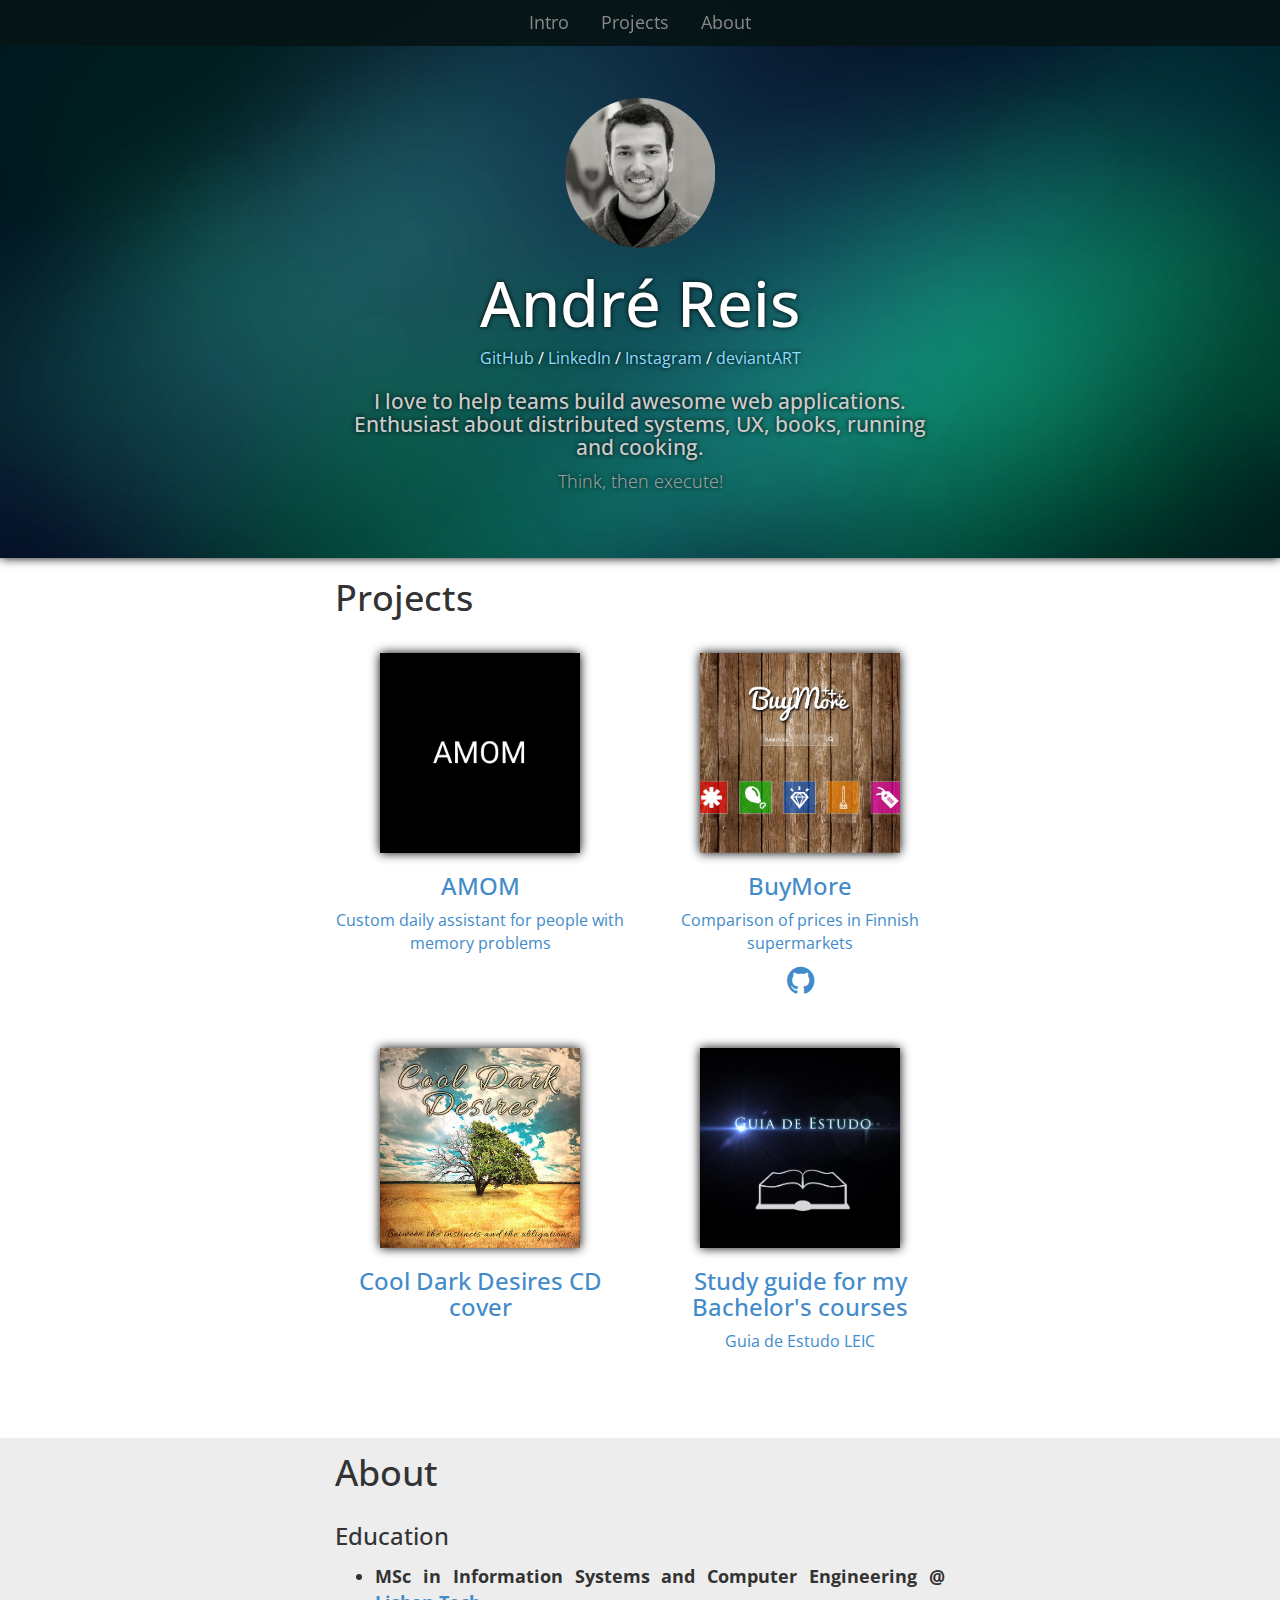
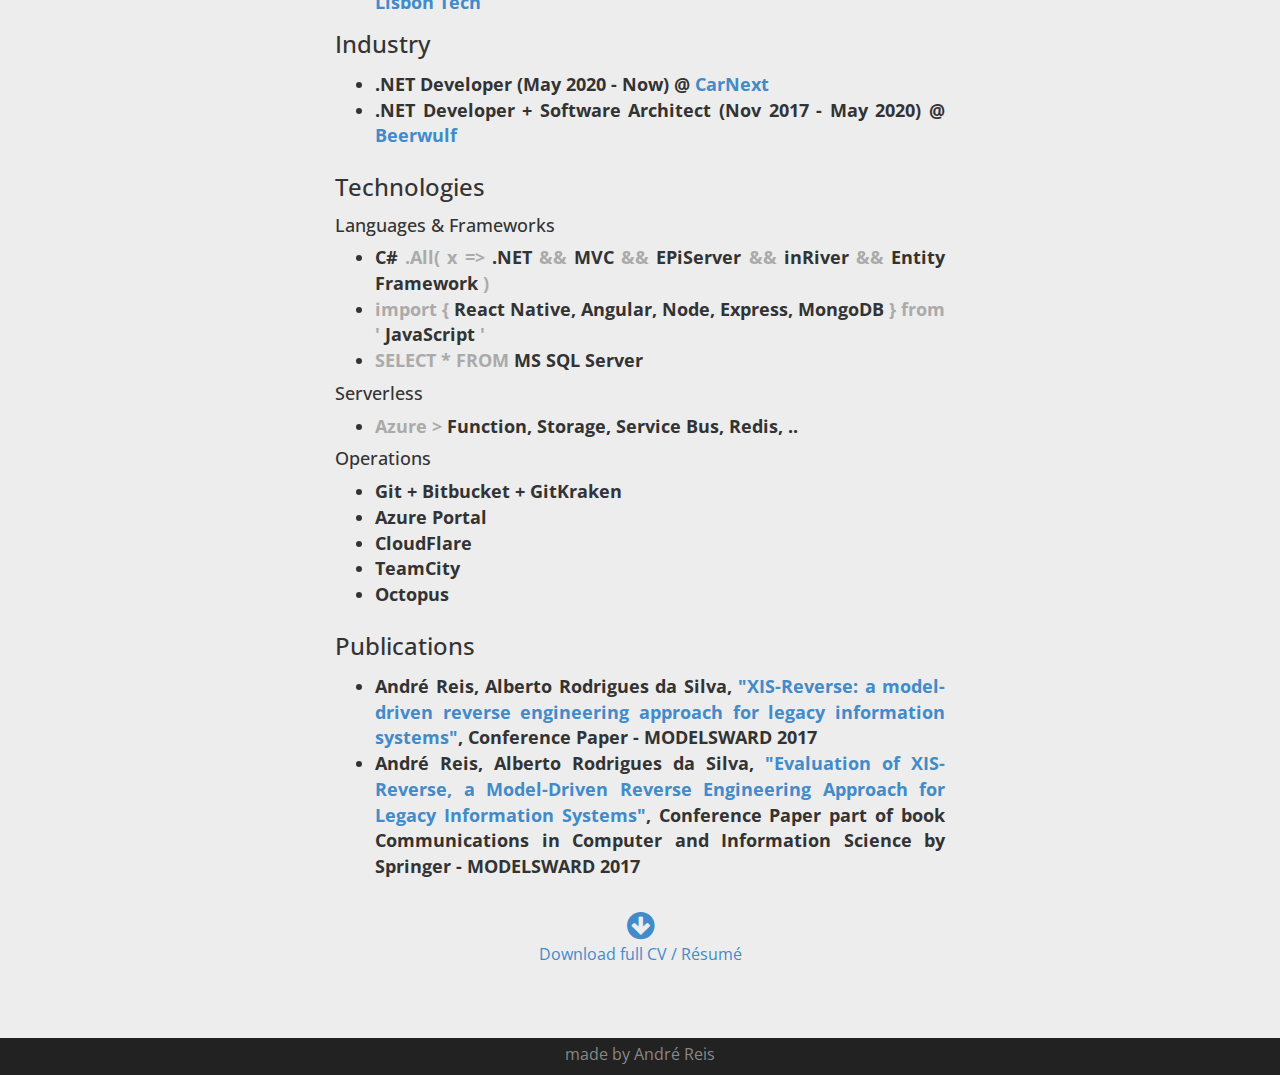
<file: index.html>
<!DOCTYPE html>
<html>

<head>
    <meta http-equiv="Content-Security-Policy" content="upgrade-insecure-requests" />
    <meta charset="utf-8" />
    <meta name="viewport" content="width=device-width, initial-scale=1.0" />
    <link rel="stylesheet" href="https://fonts.googleapis.com/css?family=Open+Sans:300,400,600,700&amp;lang=en" />
    <link rel="stylesheet" href="bootstrap.css" />
    <link rel="stylesheet" href="main.css" />
    <link rel="shortcut icon" href="imgs/ico.ico" />
    <link rel="stylesheet" href="https://maxcdn.bootstrapcdn.com/font-awesome/4.7.0/css/font-awesome.min.css" />
    <title>André Reis</title>
</head>

<body>
    <div id="wrapper">
        <div id="container">
            <div id="header">
                <ul class="nav nav-pills">
                    <li><a href="#">Intro</a></li>
                    <li><a href="#projects">Projects</a></li>
                    <li><a href="#curriculum-vitae">About</a></li>
                    <!-- <li><a href="#footer">Contacts</a></li> -->
                </ul>
            </div>

            <div id="body">
                <div class="jumbotron">
                    <div class="row">
                        <div class="col-sm-12 col-md-3"></div>
                        <div class="col-sm-12 col-md-6">
                            <div class="profile-image">
                                <img class="center-block" src="imgs/bw.png" />
                            </div>
                            <h1>André Reis</h1>
                            <div class="links">
                                <a href="https://github.com/andre-reis">GitHub</a> /
                                <a href="https://www.linkedin.com/in/andr3reis/">LinkedIn</a> /
                                <a href="https://www.instagram.com/andr3reis/">Instagram</a> /
                                <a href="https://www.deviantart.com/evilfriend/">deviantART</a>
                            </div>
                            <h3>
                                I love to help teams build awesome web applications.
                                Enthusiast about distributed systems, UX, books, running and cooking.
                            </h3>
                            <p>Think, then execute!</p>
                        </div>
                        <div class="col-sm-12 col-md-3"></div>
                    </div>
                </div>

                <div id="projects">
                    <div class="tittle">
                        <div class="row">
                            <div class="col-sm-12 col-md-3"></div>
                            <div class="col-sm-12 col-md-6">
                                <h1>Projects</h1>
                            </div>
                            <div class="col-sm-12 col-md-3"></div>
                        </div>
                    </div>
                    <div class="row">
                        <div class="col-sm-12 col-md-3"></div>
                        <div class="col-sm-6 col-md-3">
                            <div class="info">
                                <a href="amom.html">
                                    <img class="center-block" src="imgs/amom.png" />
                                    <h3>AMOM</h3>
                                    <p>
                                        Custom daily assistant for people with memory problems
                                    </p>
                                </a>
                            </div>
                        </div>
                        <div class="col-sm-6 col-md-3">
                            <div class="info">
                                <a href="https://still-beach-1338.herokuapp.com/">
                                    <img class="center-block" src="imgs/buymore.jpg" />
                                    <h3>BuyMore</h3>
                                    <p>Comparison of prices in Finnish supermarkets</p>
                                </a>
                                <a href="https://github.com/JoaoMonteiro100/MEAN-responsive-website/">
                                    <i class="fa fa-github fa-2x" aria-hidden="true"></i>
                                </a>
                            </div>
                        </div>

                        <div class="col-sm-12 col-md-3"></div>
                    </div>

                    <div class="row">
                        <div class="col-sm-12 col-md-3"></div>
                        <div class="col-sm-6 col-md-3">
                            <div class="info">
                                <a href="http://evilfriend.deviantart.com/art/Cool-Dark-Desires-349942230">
                                    <img class="center-block" src="imgs/cdd.jpg" />
                                    <h3>Cool Dark Desires CD cover</h3>
                                </a>
                            </div>
                        </div>
                        <div class="col-sm-6 col-md-3">
                            <div class="info">
                                <a href="Guia_De_Estudo-LEIC_by_Andre_Reis.pdf">
                                    <img class="center-block" src="imgs/guiaDeEstudo.jpg" />
                                    <h3>Study guide for my Bachelor's courses</h3>
                                    <p>Guia de Estudo LEIC</p>
                                </a>
                            </div>
                        </div>
                        <div class="col-sm-12 col-md-3"></div>
                    </div>
                </div>
                <div id="curriculum-vitae">
                    <div class="tittle">
                        <div class="row">
                            <div class="col-sm-12 col-md-3"></div>
                            <div class="col-sm-12 col-md-6">
                                <h1>About</h1>
                            </div>
                            <div class="col-sm-12 col-md-3"></div>
                        </div>
                    </div>
                    <div class="row">
                        <div class="col-sm-12 col-md-3"></div>
                        <div class="col-sm-12 col-md-6">
                            <h3>Education</h3>
                            <ul>
                                <li>
                                    MSc in Information Systems and Computer Engineering @
                                    <a href="http://www.tecnico.ulisboa.pt">Lisbon Tech</a>
                                </li>
                            </ul>
                            <h3>Industry</h3>
                            <ul>
                                <li>
                                    .NET Developer (May 2020 - Now) @
                                    <a href="http://carnext.com">CarNext</a>
                                </li>
                                <li>
                                    .NET Developer + Software Architect (Nov 2017 - May 2020) @
                                    <a href="http://beerwulf.com">Beerwulf</a>
                                </li>
                            </ul>
                        </div>
                        <div class="col-sm-12 col-md-3"></div>
                    </div>
                    <div class="row">
                        <div class="col-sm-12 col-md-3"></div>
                        <div class="col-sm-12 col-md-6">
                            <h3>Technologies</h3>
                            <h4>Languages & Frameworks</h4>
                            <ul>
                                <li>
                                    C#
                                    <div class="art">.All( x =></div>
                                    .NET
                                    <div class="art">&&</div>
                                    MVC
                                    <div class="art">&&</div>
                                    EPiServer
                                    <div class="art">&&</div>
                                    inRiver
                                    <div class="art">&&</div>
                                    Entity Framework
                                    <div class="art">)</div>
                                </li>
                                <li>
                                    <div class="art">import {</div>
                                    React Native, Angular, Node, Express, MongoDB
                                    <div class="art">} from '</div>
                                    JavaScript
                                    <div class="art">'</div>
                                </li>
                                <li>
                                    <div class="art">SELECT * FROM</div>
                                    MS SQL Server
                                </li>
                            </ul>
                            <h4>Serverless</h4>
                            <ul>
                                <li>
                                    <div class="art">Azure ></div>
                                    Function, Storage, Service Bus, Redis, ..
                                </li>
                            </ul>
                            <h4>Operations</h4>
                            <ul>
                                <li>Git + Bitbucket + GitKraken</li>
                                <li>Azure Portal</li>
                                <li>CloudFlare</li>
                                <li>TeamCity</li>
                                <li>Octopus</li>
                            </ul>
                        </div>

                        <div class="col-sm-12 col-md-3"></div>
                    </div>
                    <div class="row">
                        <div class="col-sm-12 col-md-3"></div>
                        <div class="col-sm-12 col-md-6">
                            <h3>Publications</h3>
                            <ul>
                                <li>
                                    André Reis, Alberto Rodrigues da Silva,
                                    <a href="http://isg.inesc-id.pt/alb/static/papers/2017/c139-ar-MODELSWARD_2017_76_CR.pdf">"XIS-Reverse:
                    a model-driven reverse engineering approach
                    for legacy information systems"</a>, Conference Paper - MODELSWARD 2017
                                </li>
                                <li>
                                    André Reis, Alberto Rodrigues da Silva,
                                    <a href="https://link.springer.com/chapter/10.1007/978-3-319-94764-8_2">"Evaluation of XIS-Reverse, a
                    Model-Driven Reverse
                    Engineering Approach for Legacy Information Systems"</a>, Conference Paper part of book Communications in Computer and Information Science by Springer - MODELSWARD 2017
                                </li>
                            </ul>
                        </div>
                        <div class="col-sm-12 col-md-3"></div>
                    </div>

                    <div class="row">
                        <div class="col-md-12">
                            <div class="download">
                                <a href="Resume-AndreReis.pdf">
                                    <!-- <span class="glyphicon glyphicon-file"></span> -->
                                    <i class="fa fa-arrow-circle-down fa-2x"></i>

                                    <p>Download full CV / Résumé</p>
                                </a>
                            </div>
                        </div>
                    </div>
                </div>
            </div>
        </div>
        <div id="footer">
            <div id="copyrights">
                <div class="row">
                    <div class="col-sm-12 col-md-3"></div>
                    <div class="col-sm-12 col-md-6">
                        <p>made by André Reis</p>
                    </div>
                    <div class="col-sm-12 col-md-3"></div>
                </div>
            </div>
        </div>
    </div>
</body>

</html>
</file>
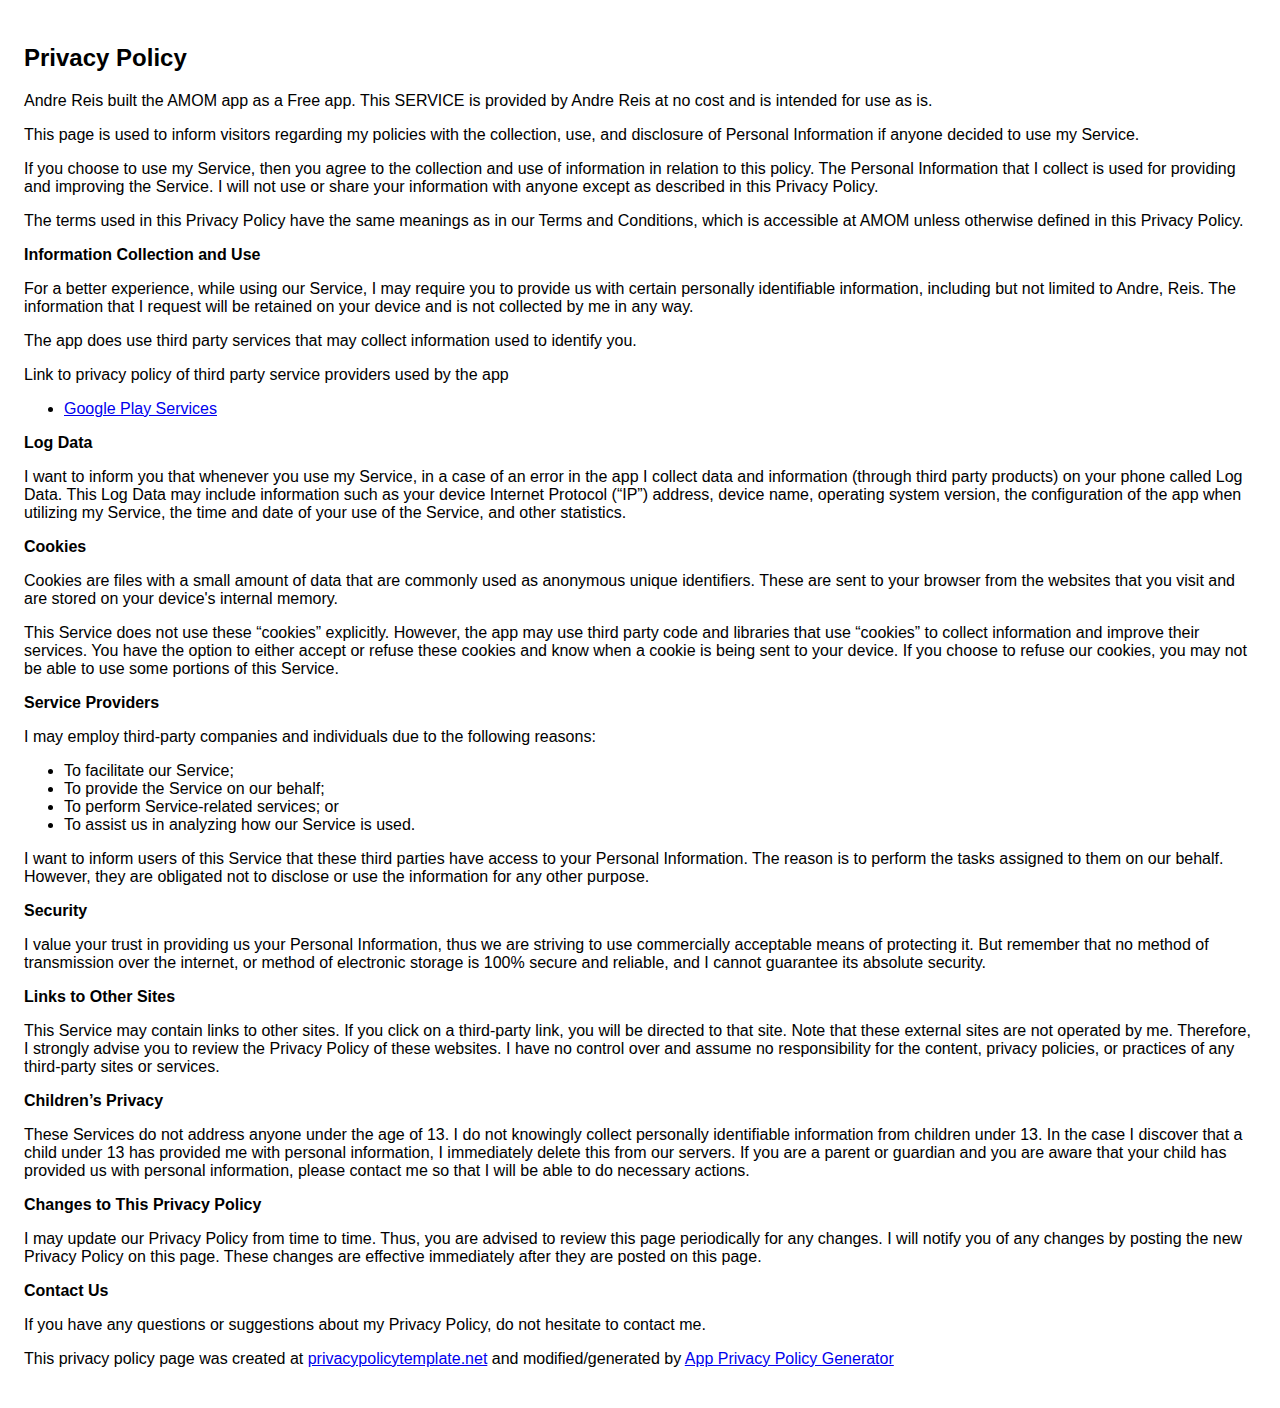
<file: amom_privacy_policy.html>
<!DOCTYPE html>
    <html>
    <head>
      <meta charset='utf-8'>
      <meta name='viewport' content='width=device-width'>
      <title>Privacy Policy</title>
      <style> body { font-family: 'Helvetica Neue', Helvetica, Arial, sans-serif; padding:1em; } </style>
    </head>
    <body>
    <h2>Privacy Policy</h2> <p> Andre Reis built the AMOM app as a Free app. This SERVICE is provided by
                    Andre Reis at no cost and is intended for use as is.
                  </p> <p>This page is used to inform visitors regarding my policies with the collection, use, and disclosure
                    of Personal Information if anyone decided to use my Service.
                  </p> <p>If you choose to use my Service, then you agree to the collection and use of information in
                    relation to this policy. The Personal Information that I collect is used for providing and improving
                    the Service. I will not use or share your information with anyone except as described
                    in this Privacy Policy.
                  </p> <p>The terms used in this Privacy Policy have the same meanings as in our Terms and Conditions, which is
                    accessible at AMOM unless otherwise defined in this Privacy Policy.
                  </p> <p><strong>Information Collection and Use</strong></p> <p>For a better experience, while using our Service, I may require you to provide us with certain
                    personally identifiable information, including but not limited to Andre, Reis. The information that I request will be retained on your device and is not collected by me in any way.
                  </p> <p>The app does use third party services that may collect information used to identify you.</p> <div><p>Link to privacy policy of third party service providers used by the app</p> <ul><li><a href="https://www.google.com/policies/privacy/" target="_blank">Google Play Services</a></li><!----><!----><!----><!----><!----><!----><!----></ul></div> <p><strong>Log Data</strong></p> <p> I want to inform you that whenever you use my Service, in a case of
                    an error in the app I collect data and information (through third party products) on your phone
                    called Log Data. This Log Data may include information such as your device Internet Protocol (“IP”) address,
                    device name, operating system version, the configuration of the app when utilizing my Service,
                    the time and date of your use of the Service, and other statistics.
                  </p> <p><strong>Cookies</strong></p> <p>Cookies are files with a small amount of data that are commonly used as anonymous unique identifiers.
                    These are sent to your browser from the websites that you visit and are stored on your device's internal
                    memory.
                  </p> <p>This Service does not use these “cookies” explicitly. However, the app may use third party code and
                    libraries that use “cookies” to collect information and improve their services. You have the option to
                    either accept or refuse these cookies and know when a cookie is being sent to your device. If you choose
                    to refuse our cookies, you may not be able to use some portions of this Service.
                  </p> <p><strong>Service Providers</strong></p> <p> I may employ third-party companies and individuals due to the following reasons:</p> <ul><li>To facilitate our Service;</li> <li>To provide the Service on our behalf;</li> <li>To perform Service-related services; or</li> <li>To assist us in analyzing how our Service is used.</li></ul> <p> I want to inform users of this Service that these third parties have access to
                    your Personal Information. The reason is to perform the tasks assigned to them on our behalf. However,
                    they are obligated not to disclose or use the information for any other purpose.
                  </p> <p><strong>Security</strong></p> <p> I value your trust in providing us your Personal Information, thus we are striving
                    to use commercially acceptable means of protecting it. But remember that no method of transmission over
                    the internet, or method of electronic storage is 100% secure and reliable, and I cannot guarantee
                    its absolute security.
                  </p> <p><strong>Links to Other Sites</strong></p> <p>This Service may contain links to other sites. If you click on a third-party link, you will be directed
                    to that site. Note that these external sites are not operated by me. Therefore, I strongly
                    advise you to review the Privacy Policy of these websites. I have no control over
                    and assume no responsibility for the content, privacy policies, or practices of any third-party sites
                    or services.
                  </p> <p><strong>Children’s Privacy</strong></p> <p>These Services do not address anyone under the age of 13. I do not knowingly collect
                    personally identifiable information from children under 13. In the case I discover that a child
                    under 13 has provided me with personal information, I immediately delete this from
                    our servers. If you are a parent or guardian and you are aware that your child has provided us with personal
                    information, please contact me so that I will be able to do necessary actions.
                  </p> <p><strong>Changes to This Privacy Policy</strong></p> <p> I may update our Privacy Policy from time to time. Thus, you are advised to review
                    this page periodically for any changes. I will notify you of any changes by posting
                    the new Privacy Policy on this page. These changes are effective immediately after they are posted on
                    this page.
                  </p> <p><strong>Contact Us</strong></p> <p>If you have any questions or suggestions about my Privacy Policy, do not hesitate to contact
                    me.
                  </p> <p>This privacy policy page was created at <a href="https://privacypolicytemplate.net" target="_blank">privacypolicytemplate.net</a>
                    and modified/generated by <a href="https://app-privacy-policy-generator.firebaseapp.com/" target="_blank">App
                      Privacy Policy Generator</a></p>
    </body>
    </html>
</file>
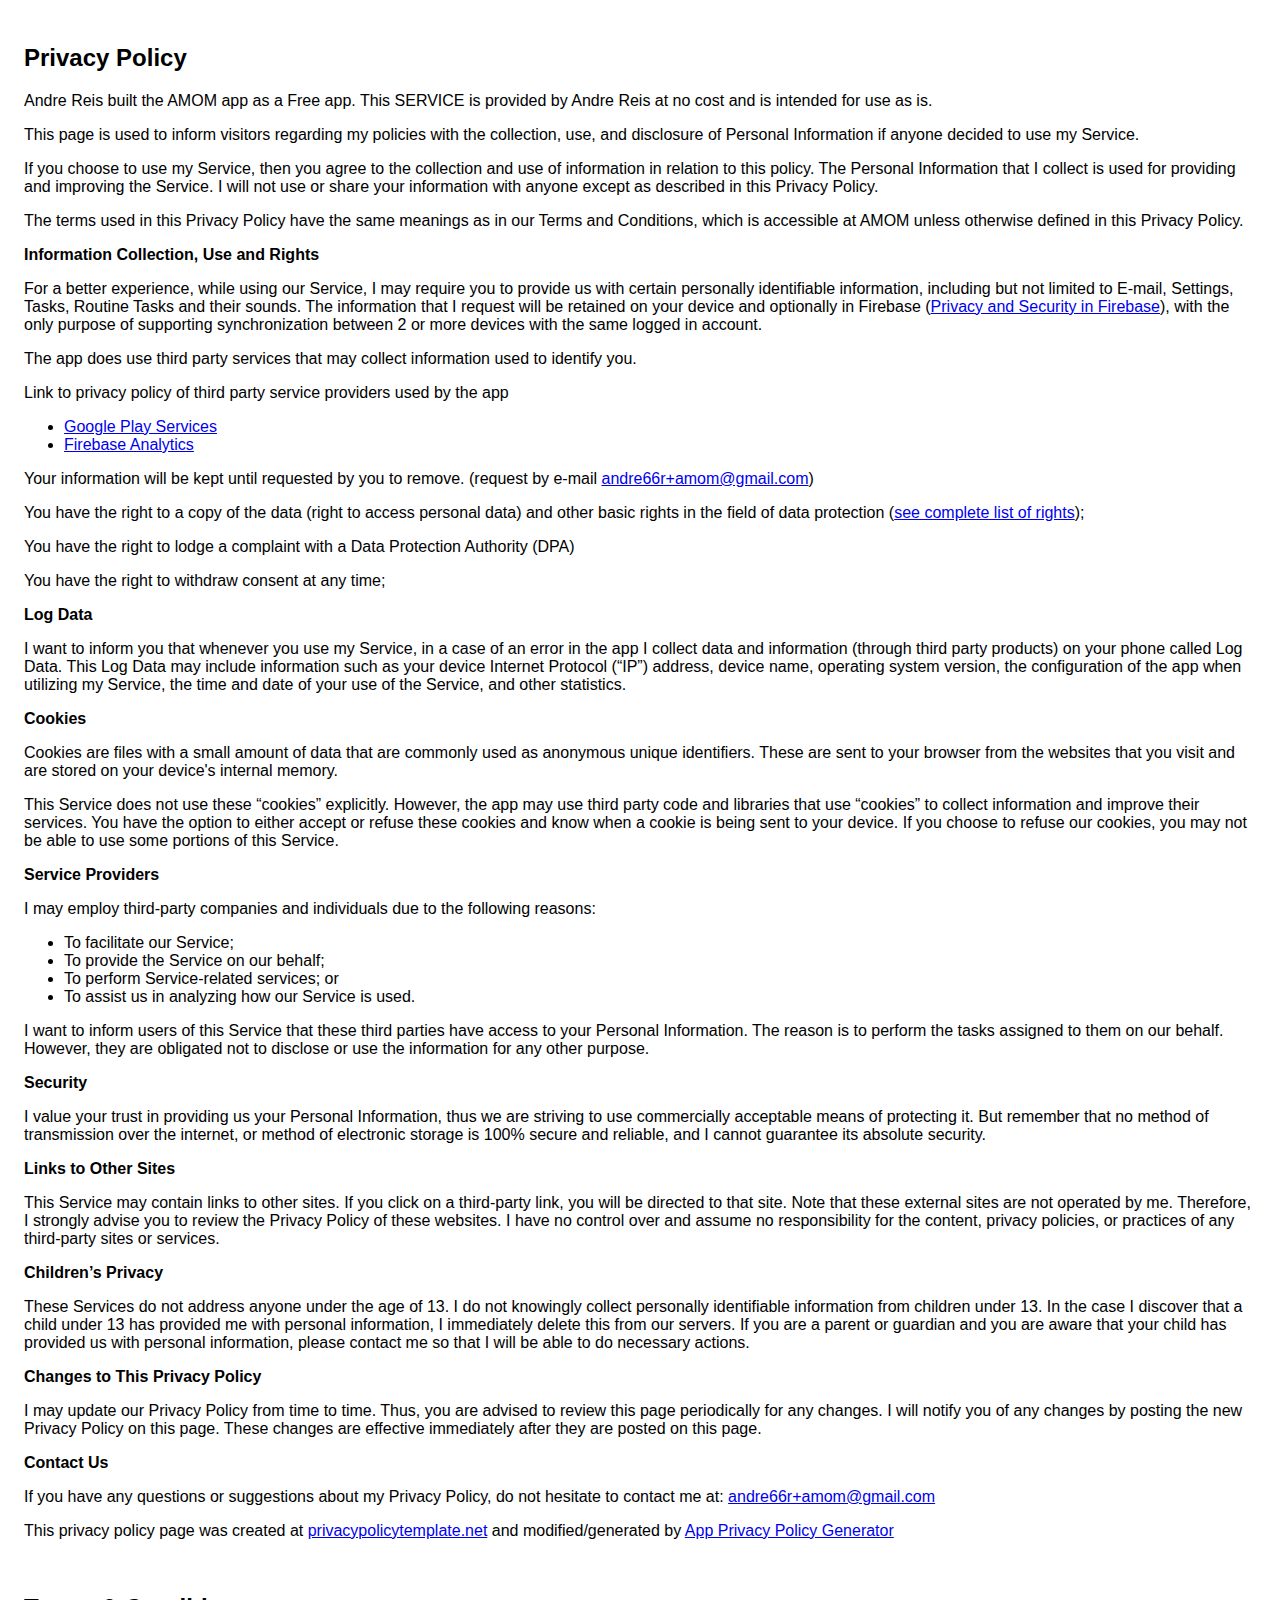
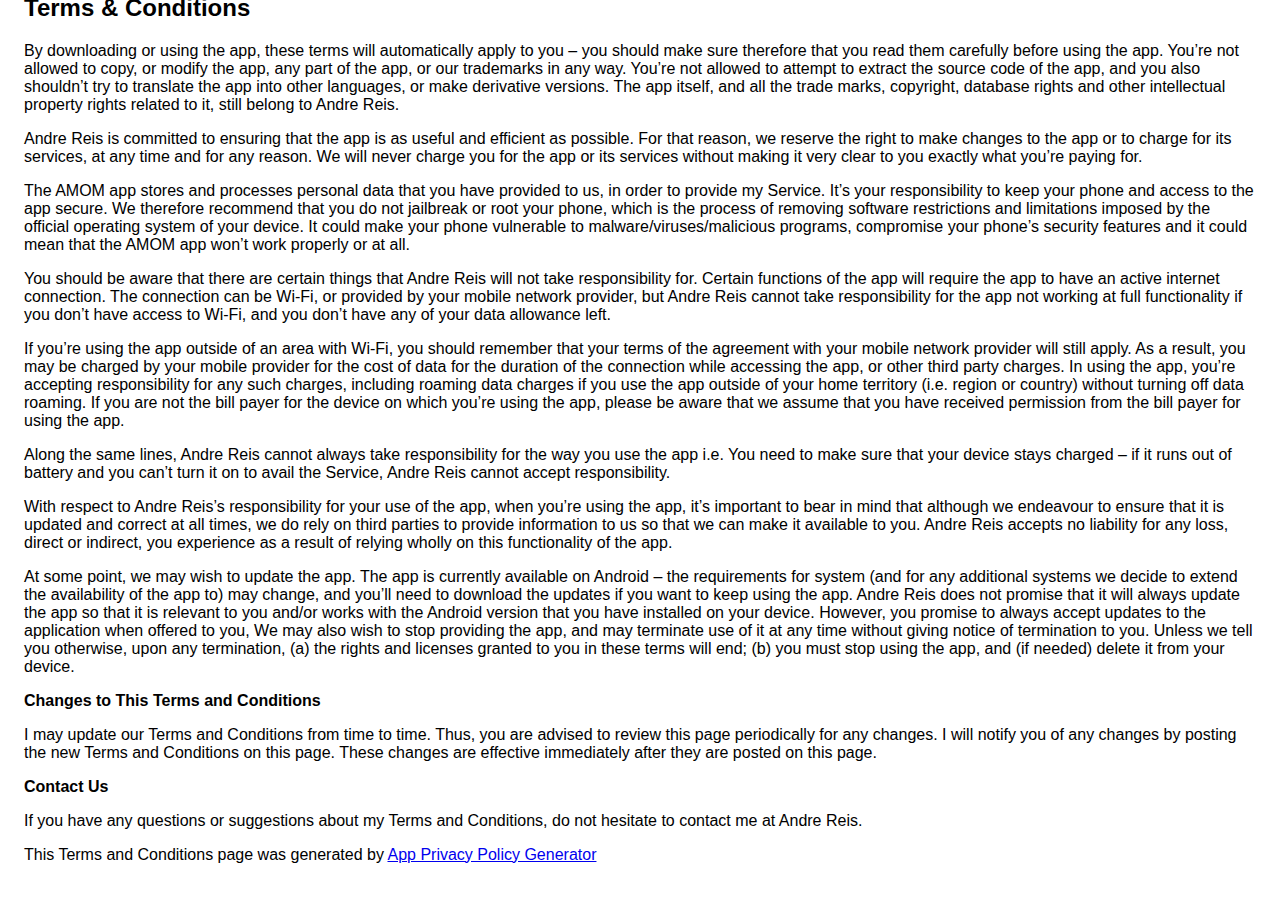
<file: amom_privacy_policy_terms_and_conditions.html>
<!DOCTYPE html>
<html>
  <head>
    <meta charset="utf-8" />
    <meta name="viewport" content="width=device-width" />
    <title>Privacy Policy + Terms &amp; Conditions</title>
    <style>
      body {
        font-family: "Helvetica Neue", Helvetica, Arial, sans-serif;
        padding: 1em;
      }
    </style>
  </head>
  <body>
    <h2>Privacy Policy</h2>
    <p>
      Andre Reis built the AMOM app as a Free app. This SERVICE is provided by
      Andre Reis at no cost and is intended for use as is.
    </p>
    <p>
      This page is used to inform visitors regarding my policies with the
      collection, use, and disclosure of Personal Information if anyone decided
      to use my Service.
    </p>
    <p>
      If you choose to use my Service, then you agree to the collection and use
      of information in relation to this policy. The Personal Information that I
      collect is used for providing and improving the Service. I will not use or
      share your information with anyone except as described in this Privacy
      Policy.
    </p>
    <p>
      The terms used in this Privacy Policy have the same meanings as in our
      Terms and Conditions, which is accessible at AMOM unless otherwise defined
      in this Privacy Policy.
    </p>
    <p>
      <strong>Information Collection, Use and Rights</strong>
    </p>
    <p>
      For a better experience, while using our Service, I may require you to
      provide us with certain personally identifiable information, including but
      not limited to E-mail, Settings, Tasks, Routine Tasks and their sounds.
      The information that I request will be retained on your device and optionally in
      Firebase (<a
        href="https://firebase.google.com/support/privacy/"
        target="_blank"
        >Privacy and Security in Firebase</a
      >), with the only purpose of supporting synchronization between 2 or more
      devices with the same logged in account.
    </p>
    <p>
      The app does use third party services that may collect information used to
      identify you.
    </p>
    <div>
      <p>
        Link to privacy policy of third party service providers used by the app
      </p>
      <ul>
        <li>
          <a href="https://www.google.com/policies/privacy/" target="_blank"
            >Google Play Services</a
          >
        </li>
        <!---->
        <li>
          <a
            href="https://firebase.google.com/policies/analytics"
            target="_blank"
            >Firebase Analytics</a
          >
        </li>
        <!---->
        <!---->
        <!---->
        <!---->
        <!---->
        <!---->
        <!---->
        <!---->
      </ul>
      <p>
        Your information will be kept until requested by you to remove. (request by e-mail <a href="mailto:andre66r+amom@gmail.com">andre66r+amom@gmail.com</a>)
      </p>
      <p>
        You have the right to a copy of the data (right to access personal data) and other basic rights in the field of data protection (<a href="https://eur-lex.europa.eu/legal-content/EN/TXT/?uri=CELEX:32016R0679#d1e2254-1-1">see complete list of rights</a>);
      </p>
      <p>
        You have the right to lodge a complaint with a Data Protection Authority (DPA)
      </p>
      <p>
        You have the right to withdraw consent at any time;
      </p>
    </div>
    <p>
      <strong>Log Data</strong>
    </p>
    <p>
      I want to inform you that whenever you use my Service, in a case of an
      error in the app I collect data and information (through third party
      products) on your phone called Log Data. This Log Data may include
      information such as your device Internet Protocol (“IP”) address, device
      name, operating system version, the configuration of the app when
      utilizing my Service, the time and date of your use of the Service, and
      other statistics.
    </p>
    <p>
      <strong>Cookies</strong>
    </p>
    <p>
      Cookies are files with a small amount of data that are commonly used as
      anonymous unique identifiers. These are sent to your browser from the
      websites that you visit and are stored on your device's internal memory.
    </p>
    <p>
      This Service does not use these “cookies” explicitly. However, the app may
      use third party code and libraries that use “cookies” to collect
      information and improve their services. You have the option to either
      accept or refuse these cookies and know when a cookie is being sent to
      your device. If you choose to refuse our cookies, you may not be able to
      use some portions of this Service.
    </p>
    <p>
      <strong>Service Providers</strong>
    </p>
    <p>
      I may employ third-party companies and individuals due to the following
      reasons:
    </p>
    <ul>
      <li>To facilitate our Service;</li>
      <li>To provide the Service on our behalf;</li>
      <li>To perform Service-related services; or</li>
      <li>To assist us in analyzing how our Service is used.</li>
    </ul>
    <p>
      I want to inform users of this Service that these third parties have
      access to your Personal Information. The reason is to perform the tasks
      assigned to them on our behalf. However, they are obligated not to
      disclose or use the information for any other purpose.
    </p>
    <p>
      <strong>Security</strong>
    </p>
    <p>
      I value your trust in providing us your Personal Information, thus we are
      striving to use commercially acceptable means of protecting it. But
      remember that no method of transmission over the internet, or method of
      electronic storage is 100% secure and reliable, and I cannot guarantee its
      absolute security.
    </p>
    <p>
      <strong>Links to Other Sites</strong>
    </p>
    <p>
      This Service may contain links to other sites. If you click on a
      third-party link, you will be directed to that site. Note that these
      external sites are not operated by me. Therefore, I strongly advise you to
      review the Privacy Policy of these websites. I have no control over and
      assume no responsibility for the content, privacy policies, or practices
      of any third-party sites or services.
    </p>
    <p>
      <strong>Children’s Privacy</strong>
    </p>
    <p>
      These Services do not address anyone under the age of 13. I do not
      knowingly collect personally identifiable information from children under
      13. In the case I discover that a child under 13 has provided me with
      personal information, I immediately delete this from our servers. If you
      are a parent or guardian and you are aware that your child has provided us
      with personal information, please contact me so that I will be able to do
      necessary actions.
    </p>
    <p>
      <strong>Changes to This Privacy Policy</strong>
    </p>
    <p>
      I may update our Privacy Policy from time to time. Thus, you are advised
      to review this page periodically for any changes. I will notify you of any
      changes by posting the new Privacy Policy on this page. These changes are
      effective immediately after they are posted on this page.
    </p>
    <p>
      <strong>Contact Us</strong>
    </p>
    <p>
      If you have any questions or suggestions about my Privacy Policy, do not
      hesitate to contact me at: <a href="mailto:andre66r+amom@gmail.com">andre66r+amom@gmail.com</a>
    </p>
    <p>
      This privacy policy page was created at
      <a href="https://privacypolicytemplate.net" target="_blank"
        >privacypolicytemplate.net</a
      >
      and modified/generated by
      <a
        href="https://app-privacy-policy-generator.firebaseapp.com/"
        target="_blank"
        >App Privacy Policy Generator</a
      >
    </p>

  </br>

    <h2>Terms &amp; Conditions</h2>
    <p>
      By downloading or using the app, these terms will automatically apply to
      you – you should make sure therefore that you read them carefully before
      using the app. You’re not allowed to copy, or modify the app, any part of
      the app, or our trademarks in any way. You’re not allowed to attempt to
      extract the source code of the app, and you also shouldn’t try to
      translate the app into other languages, or make derivative versions. The
      app itself, and all the trade marks, copyright, database rights and other
      intellectual property rights related to it, still belong to Andre Reis.
    </p>
    <p>
      Andre Reis is committed to ensuring that the app is as useful and
      efficient as possible. For that reason, we reserve the right to make
      changes to the app or to charge for its services, at any time and for any
      reason. We will never charge you for the app or its services without
      making it very clear to you exactly what you’re paying for.
    </p>
    <p>
      The AMOM app stores and processes personal data that you have provided to
      us, in order to provide my Service. It’s your responsibility to keep your
      phone and access to the app secure. We therefore recommend that you do not
      jailbreak or root your phone, which is the process of removing software
      restrictions and limitations imposed by the official operating system of
      your device. It could make your phone vulnerable to
      malware/viruses/malicious programs, compromise your phone’s security
      features and it could mean that the AMOM app won’t work properly or at
      all.
    </p>
    <p>
      You should be aware that there are certain things that Andre Reis will not
      take responsibility for. Certain functions of the app will require the app
      to have an active internet connection. The connection can be Wi-Fi, or
      provided by your mobile network provider, but Andre Reis cannot take
      responsibility for the app not working at full functionality if you don’t
      have access to Wi-Fi, and you don’t have any of your data allowance left.
    </p>
    <p></p>
    <p>
      If you’re using the app outside of an area with Wi-Fi, you should remember
      that your terms of the agreement with your mobile network provider will
      still apply. As a result, you may be charged by your mobile provider for
      the cost of data for the duration of the connection while accessing the
      app, or other third party charges. In using the app, you’re accepting
      responsibility for any such charges, including roaming data charges if you
      use the app outside of your home territory (i.e. region or country)
      without turning off data roaming. If you are not the bill payer for the
      device on which you’re using the app, please be aware that we assume that
      you have received permission from the bill payer for using the app.
    </p>
    <p>
      Along the same lines, Andre Reis cannot always take responsibility for the
      way you use the app i.e. You need to make sure that your device stays
      charged – if it runs out of battery and you can’t turn it on to avail the
      Service, Andre Reis cannot accept responsibility.
    </p>
    <p>
      With respect to Andre Reis’s responsibility for your use of the app, when
      you’re using the app, it’s important to bear in mind that although we
      endeavour to ensure that it is updated and correct at all times, we do
      rely on third parties to provide information to us so that we can make it
      available to you. Andre Reis accepts no liability for any loss, direct or
      indirect, you experience as a result of relying wholly on this
      functionality of the app.
    </p>
    <p>
      At some point, we may wish to update the app. The app is currently
      available on Android – the requirements for system (and for any additional
      systems we decide to extend the availability of the app to) may change,
      and you’ll need to download the updates if you want to keep using the app.
      Andre Reis does not promise that it will always update the app so that it
      is relevant to you and/or works with the Android version that you have
      installed on your device. However, you promise to always accept updates to
      the application when offered to you, We may also wish to stop providing
      the app, and may terminate use of it at any time without giving notice of
      termination to you. Unless we tell you otherwise, upon any termination,
      (a) the rights and licenses granted to you in these terms will end; (b)
      you must stop using the app, and (if needed) delete it from your device.
    </p>
    <p>
      <strong>Changes to This Terms and Conditions</strong>
    </p>
    <p>
      I may update our Terms and Conditions from time to time. Thus, you are
      advised to review this page periodically for any changes. I will notify
      you of any changes by posting the new Terms and Conditions on this page.
      These changes are effective immediately after they are posted on this
      page.
    </p>
    <p>
      <strong>Contact Us</strong>
    </p>
    <p>
      If you have any questions or suggestions about my Terms and Conditions, do
      not hesitate to contact me at Andre Reis.
    </p>
    <p>
      This Terms and Conditions page was generated by
      <a
        href="https://app-privacy-policy-generator.firebaseapp.com/"
        target="_blank"
        >App Privacy Policy Generator</a
      >
    </p>
  </body>
</html>
</file>
<file: main.css>
/* @import url("http://fonts.googleapis.com/css?family=Open+Sans"); */
html,
body {
  margin: 0;
  padding: 0;
  height: 100%;
  font-family: "Open Sans", Tahoma, sans-serif;
  background-color: #ffffff;
  font-size: 16px;
}

#wrapper {
  min-height: 100%;
  position: relative;
}

#container {
  min-height: 100%;
  position: relative;
  /* padding-bottom: 185px; */
}

#header .row {
}

.nav {
  display: flex;
  justify-content: center;
  font-size: 18px;
  z-index: 1;
  width: 100%;
  background-color: rgba(5, 20, 20, 0.9);
  /* padding-left: 10%; */
  position: fixed;
}

.post {
  justify-content: right;
}

.nav-pills > li > a {
  border-radius: 0px;
  color: #888888;
}

a:hover {
  text-decoration: none;
  color: #aaaaaa;
}

.row {
  margin-right: 0px;
  margin-left: 0px;
  /* width: 80%; */
}

.jumbotron {
  padding-left: 0;
  padding-right: 0;
  background-color: #006b6b;
  background-image: url("imgs/background.jpg");
  background-size: cover;
  margin-bottom: 0px;
  text-shadow: 0px 0px 5px #000000;
  box-shadow: 0px 0px 10px #000000;
}

.jumbotron .small-name {
  font-size: 32px;
}

.jumbotron h1 {
  color: #ffffff;
  text-align: center;
}

.jumbotron .links {
  color: #fff;
  text-align: center;
}

.jumbotron .links a {
  color: rgb(140, 222, 255);
}

.jumbotron h3 {
  color: #cccccc;
  font-size: 21px;
  text-align: center;
}

.jumbotron p {
  color: #aaaaaa;
  font-size: 18px;
  text-align: center;
}

.jumbotron .profile-image {
  padding-top: 50px;
}

.jumbotron .profile-image img {
  max-height: 150px;
  max-width: 150px;
}

#projects {
  padding-top: 35px;
  margin-top: -35px;
  padding-bottom: 50px;
}

#projects > .row {
  padding-top: 25px;
}

#projects .tittle .row {
  /* padding-left: 10%; */
}

#projects .info {
  text-align: center;
  /* padding-top: 25px; */
  padding-bottom: 25px;
  min-width: 200px;
}

#projects img {
  width: 200px;
  height: 200px;
  box-shadow: 0px 0px 10px #000000;
}

#curriculum-vitae {
  padding-top: 35px;
  margin-top: -35px;
  text-align: justify;
}

#curriculum-vitae li {
  font-size: 18px;
  font-weight: bold;
}

#curriculum-vitae li .art {
  /* font-size: 18px;
  font-weight: bold; */
  color: #aaaaaa;
  display: inline;
}

#curriculum-vitae .row {
  background-color: #ededed;
  /* padding-left: 10%; */
}

/* #curriculum-vitae .row .col-md-6 {
  padding-bottom: 50px;
} */

#curriculum-vitae .download {
  /* padding-right: 10%; */
  text-align: center;
  padding-bottom: 100px;
  padding-top: 20px;
}

#curriculum-vitae .download img {
  /* max-height: 50px; */
  max-width: 15%;
}

#curriculum-vitae .download span {
  font-size: 32px;
}



#curriculum-vitae h1 {
  margin-top: 15px;
  margin-bottom: 15px;
  /* font-size: 64px; */
}
#curriculum-vitae h3 {
  margin-top: 15px;
  margin-bottom: 15px;
  /* font-size: 64px; */
}

.article {
  padding-bottom: 100px;
}

.article .photo {
  max-width: 100%;
}

.article .tittle .image {
  /* align-content: center; */
  /* align-items: center; */
  /* display: inline-block;
  vertical-align: middle; */
  /* display: inline-block; */
  /* height: 100%; */
  vertical-align: middle;
  text-align: center;

}

.article p {
  text-align: justify;
}

.article .tittle img {
  max-width: 100%;
  max-height: 150px;
  /* vertical-align: middle; */
  padding: 5%;
}

.article .google-link {
  text-align: center;
  padding-bottom: 20px;
  padding-top: 20px;
}

.article .google{
  max-height: 100px;
}

.contacts .row {
  /* padding-left: 10%; */
  background-color: #111111;
}

.contacts h3 {
  color: #aaaaaa;
}

.contacts p {
  color: #888888;
}

#footer {
  clear: both;
  bottom: 0;
  width: 100%;
  position: absolute;
}

/* #footer .contacts .row {
		height: 150px;
} */

/* #footer #copyrights .row {
		height: 35px;
} */

#copyrights .row {
  background-color: #222222;
  text-align: center;
  color: #888888;
  padding-top: 5px;
}
</file>
